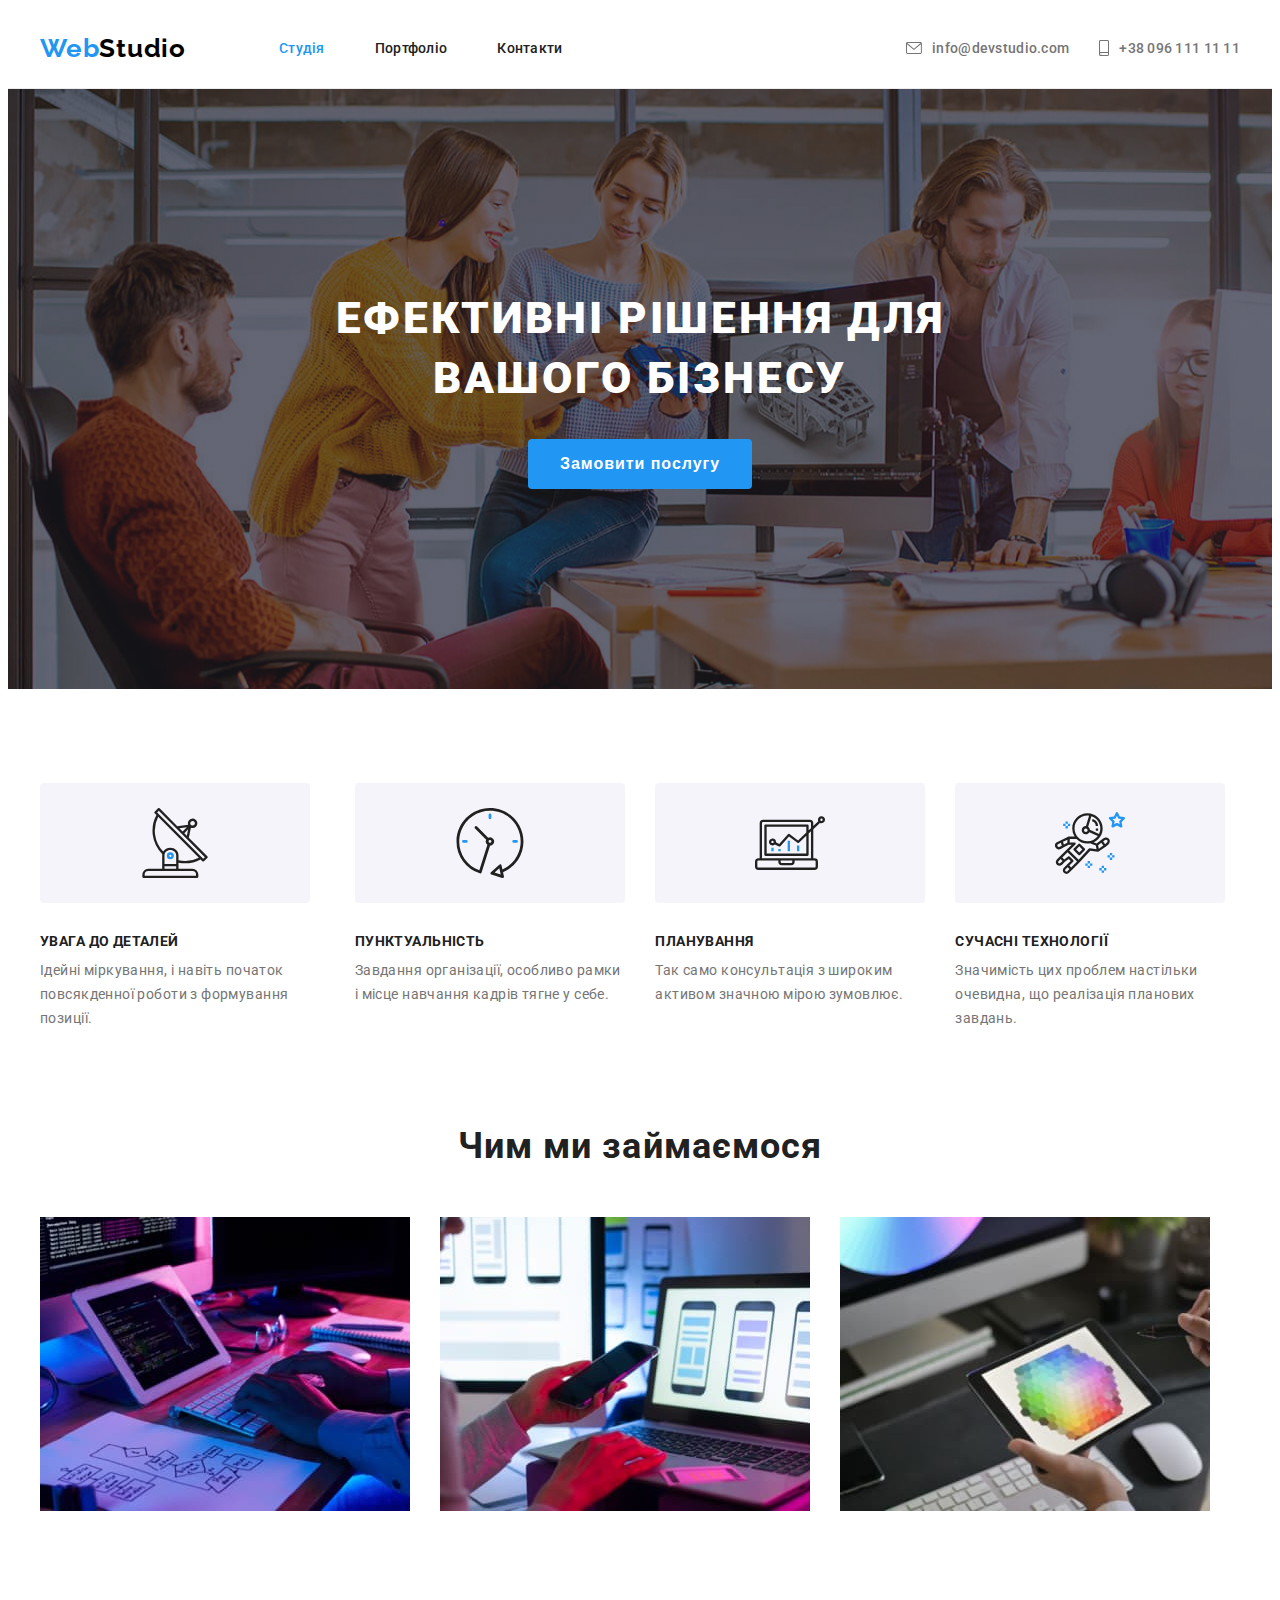
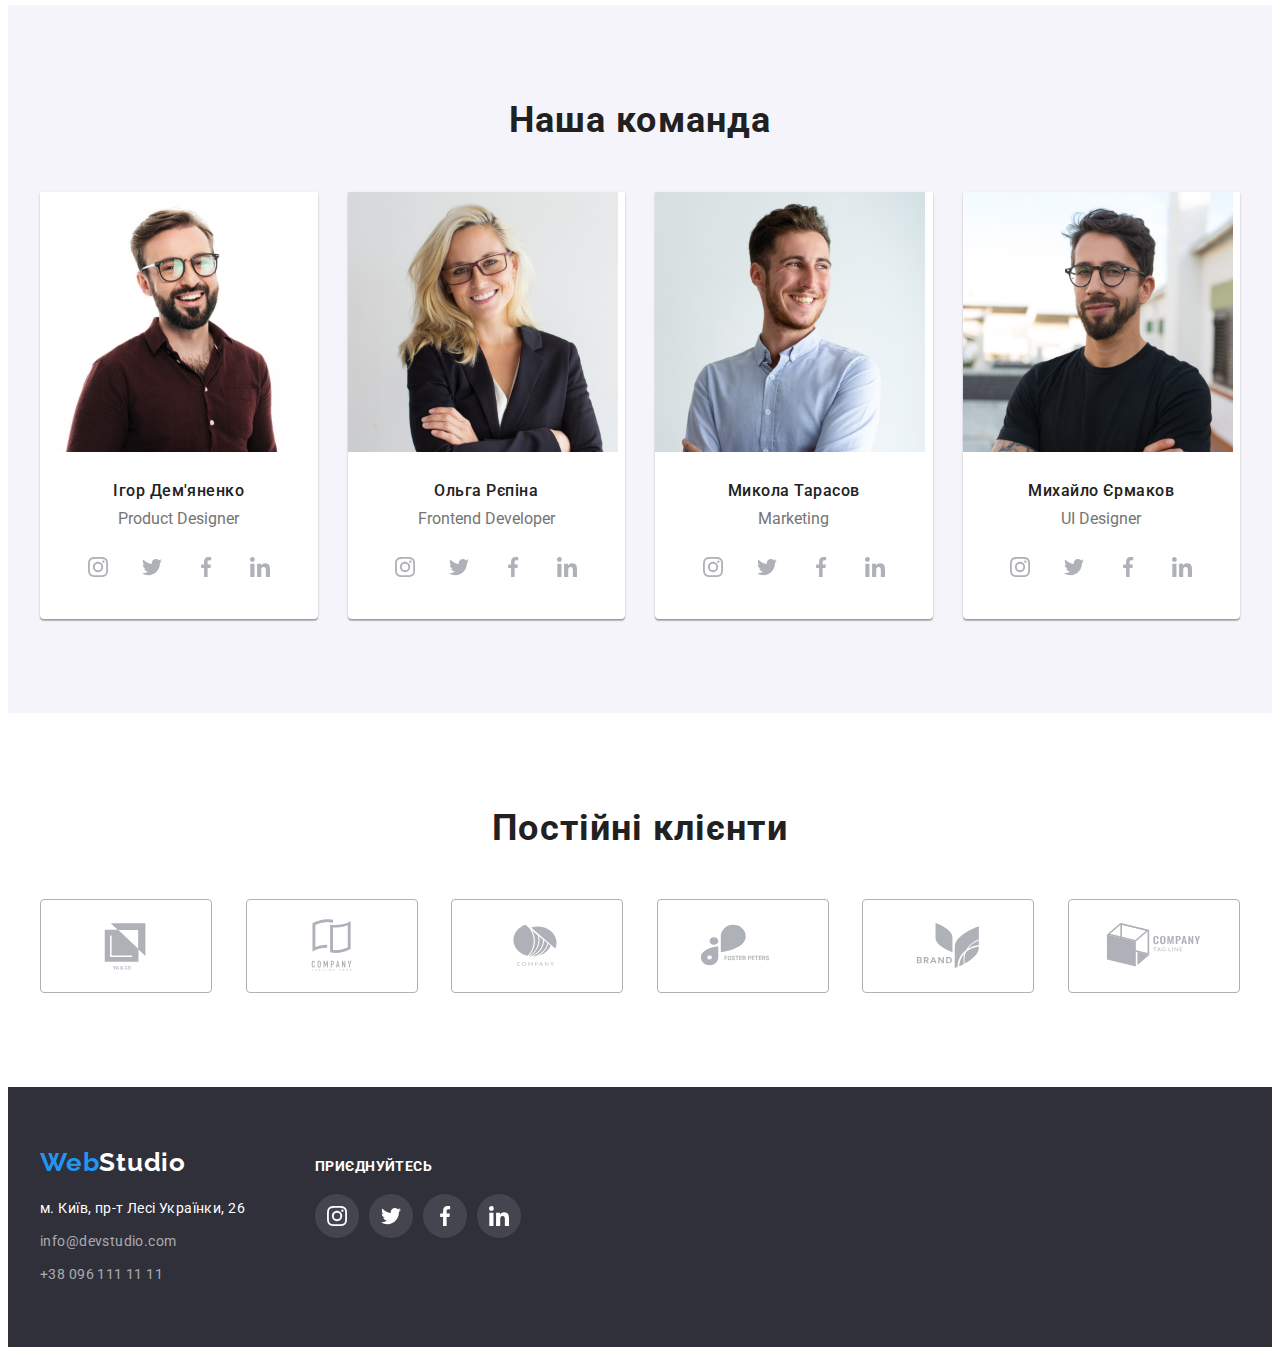
<file: index.html>
<!DOCTYPE html>
<html lang="uk">
  <head>
    <meta charset="UTF-8" />
    <meta http-equiv="X-UA-Compatible" content="IE=edge" />
    <meta name="viewport" content="width=device-width, initial-scale=1.0" />
    <link rel="preconnect" href="https://fonts.googleapis.com" />
    <link rel="preconnect" href="https://fonts.gstatic.com" crossorigin />
    <link
      href="https://fonts.googleapis.com/css2?family=Raleway:wght@700&family=Roboto:wght@400;500;700;900&display=swap"
      rel="stylesheet"
    />
    <link
      rel="stylesheet"
      href="https://cdnjs.cloudflare.com/ajax/libs/modern-normalize/1.1.0/modern-normalize.min.css"
      integrity="sha512-wpPYUAdjBVSE4KJnH1VR1HeZfpl1ub8YT/NKx4PuQ5NmX2tKuGu6U/JRp5y+Y8XG2tV+wKQpNHVUX03MfMFn9Q=="
      crossorigin="anonymous"
      referrerpolicy="no-referrer"
    />
    <link rel="stylesheet" href="./css/styles.css" />
    <title>WebStudio</title>
  </head>

  <body>
    <header>
      <div class="container header-section">
        <nav class="site-nav">
          <a class="company-logo" href="./index.html">
            Web<span class="header-logo">Studio</span>
          </a>
          <ul class="nav-list list">
            <li class="item">
              <a class="nav-link current" href="./index.html">Студія</a>
            </li>
            <li class="item">
              <a class="nav-link" href="./portfolio.html">Портфоліо</a>
            </li>
            <li class="item"><a class="nav-link" href="#">Контакти</a></li>
          </ul>
        </nav>
        <ul class="contacts-list list">
          <li class="contact-item">
            <a class="contact-link" href="mailto:info@devstudio.com">
              <svg class="contact-icon" width="16" height="12">
                <use href="./images/icons.svg#icon-envelope"></use>
              </svg>
              info@devstudio.com
            </a>
          </li>
          <li class="contact-item">
            <a class="contact-link" href="tel:+380961111111">
              <svg class="contact-icon" width="10" height="16">
                <use href="./images/icons.svg#icon-smartphone"></use>
              </svg>
              +38 096 111 11 11
            </a>
          </li>
        </ul>
      </div>
    </header>
    <main>
      <section class="hero-section section">
        <div class="container">
          <h1 class="hero-slogan">Ефективні рішення для вашого бізнесу</h1>
          <button class="hero-btn" type="button">Замовити послугу</button>
        </div>
      </section>
      <section class="advantages-section section">
        <div class="container">
          <h2 class="visually-hidden">Наші особливості</h2>
          <ul class="advantages-list list">
            <li class="advantage-item">
              <div class="img-thumb">
                <svg width="70" height="70">
                  <use href="./images/icons.svg#icon-antenna"></use>
                </svg>
              </div>
              <h3 class="section-subtitle">Увага до деталей</h3>
              <p class="advantage-desc">
                Ідейні міркування, і навіть початок повсякденної роботи з
                формування позиції.
              </p>
            </li>
            <li class="advantage-item">
              <div class="img-thumb">
                <svg width="70" height="70">
                  <use href="./images/icons.svg#icon-clock"></use>
                </svg>
              </div>
              <h3 class="section-subtitle">Пунктуальність</h3>
              <p class="advantage-desc">
                Завдання організації, особливо рамки і місце навчання кадрів
                тягне у себе.
              </p>
            </li>
            <li class="advantage-item">
              <div class="img-thumb">
                <svg width="70" height="70">
                  <use href="./images/icons.svg#icon-diagram"></use>
                </svg>
              </div>
              <h3 class="section-subtitle">Планування</h3>
              <p class="advantage-desc">
                Так само консультація з широким активом значною мірою зумовлює.
              </p>
            </li>
            <li class="advantage-item">
              <div class="img-thumb">
                <svg width="70" height="70">
                  <use href="./images/icons.svg#icon-astronaut"></use>
                </svg>
              </div>
              <h3 class="section-subtitle">Сучасні технології</h3>
              <p class="advantage-desc">
                Значимість цих проблем настільки очевидна, що реалізація
                планових завдань.
              </p>
            </li>
          </ul>
        </div>
      </section>
      <section class="service-section section">
        <div class="container">
          <h2 class="section-title">Чим ми займаємося</h2>
          <ul class="services-list list">
            <li class="service-item">
              <img
                class="service-img"
                src="images/services/plan.jpg"
                alt="Створення початкової ідеї"
                width="370"
              />
            </li>
            <li class="service-item">
              <img
                class="service-img"
                src="images/services/design.jpg"
                alt="Створення декількох макетів"
                width="370"
              />
            </li>
            <li class="service-item">
              <img
                class="service-img"
                src="images/services/colorpicker.jpg"
                alt="Підбір кольорів"
                width="370"
              />
            </li>
          </ul>
        </div>
      </section>
      <section class="team-section section">
        <div class="container">
          <h2 class="section-title">Наша команда</h2>

          <ul class="team-list list">
            <li class="employee-card">
              <img
                class="employee-photo"
                src="images/team/productDesigner.jpg"
                alt="Ігор Дем'яненко: Product Designer"
                width="270"
              />
              <div class="card-content">
                <h3 class="team-title">Ігор Дем'яненко</h3>
                <p class="team-desc" lang="en">Product Designer</p>
                <ul class="media-list list">
                  <li>
                    <a
                      class="social-network"
                      href="#"
                      lang="en"
                      aria-label="Instagram"
                    >
                      <svg class="network-icon" width="20" height="20">
                        <use href="./images/icons.svg#icon-instagram"></use>
                      </svg>
                    </a>
                  </li>
                  <li>
                    <a
                      class="social-network"
                      href="#"
                      lang="en"
                      aria-label="Twitter"
                    >
                      <svg class="network-icon" width="20" height="20">
                        <use href="./images/icons.svg#icon-twitter"></use>
                      </svg>
                    </a>
                  </li>
                  <li>
                    <a
                      class="social-network"
                      href="#"
                      lang="en"
                      aria-label="Facebook"
                    >
                      <svg class="network-icon" width="20" height="20">
                        <use href="./images/icons.svg#icon-facebook"></use>
                      </svg>
                    </a>
                  </li>
                  <li>
                    <a
                      class="social-network"
                      href="#"
                      lang="en"
                      aria-label="Linkedin"
                    >
                      <svg class="network-icon" width="20" height="20">
                        <use href="./images/icons.svg#icon-linkedin"></use>
                      </svg>
                    </a>
                  </li>
                </ul>
              </div>
            </li>
            <li class="employee-card">
              <img
                class="employee-photo"
                src="images/team/fDev.jpg"
                alt="Ольга Рєпіна: Frontend Developer"
                width="270"
              />
              <div class="card-content">
                <h3 class="team-title">Ольга Рєпіна</h3>
                <p class="team-desc" lang="en">Frontend Developer</p>
                <ul class="media-list list">
                  <li>
                    <a
                      class="social-network"
                      href="#"
                      lang="en"
                      aria-label="Instagram"
                    >
                      <svg class="network-icon" width="20" height="20">
                        <use href="./images/icons.svg#icon-instagram"></use>
                      </svg>
                    </a>
                  </li>
                  <li>
                    <a
                      class="social-network"
                      href="#"
                      lang="en"
                      aria-label="Twitter"
                    >
                      <svg class="network-icon" width="20" height="20">
                        <use href="./images/icons.svg#icon-twitter"></use>
                      </svg>
                    </a>
                  </li>
                  <li>
                    <a
                      class="social-network"
                      href="#"
                      lang="en"
                      aria-label="Facebook"
                    >
                      <svg class="network-icon" width="20" height="20">
                        <use href="./images/icons.svg#icon-facebook"></use>
                      </svg>
                    </a>
                  </li>
                  <li>
                    <a
                      class="social-network"
                      href="#"
                      lang="en"
                      aria-label="Linkedin"
                    >
                      <svg class="network-icon" width="20" height="20">
                        <use href="./images/icons.svg#icon-linkedin"></use>
                      </svg>
                    </a>
                  </li>
                </ul>
              </div>
            </li>
            <li class="employee-card">
              <img
                class="employee-photo"
                src="images/team/marketing.jpg"
                alt="Микола Тарасов: Marketing"
                width="270"
              />
              <div class="card-content">
                <h3 class="team-title">Микола Тарасов</h3>
                <p class="team-desc" lang="en">Marketing</p>
                <ul class="media-list list">
                  <li>
                    <a
                      class="social-network"
                      href="#"
                      lang="en"
                      aria-label="Instagram"
                    >
                      <svg class="network-icon" width="20" height="20">
                        <use href="./images/icons.svg#icon-instagram"></use>
                      </svg>
                    </a>
                  </li>
                  <li>
                    <a
                      class="social-network"
                      href="#"
                      lang="en"
                      aria-label="Twitter"
                    >
                      <svg class="network-icon" width="20" height="20">
                        <use href="./images/icons.svg#icon-twitter"></use>
                      </svg>
                    </a>
                  </li>
                  <li>
                    <a
                      class="social-network"
                      href="#"
                      lang="en"
                      aria-label="Facebook"
                    >
                      <svg class="network-icon" width="20" height="20">
                        <use href="./images/icons.svg#icon-facebook"></use>
                      </svg>
                    </a>
                  </li>
                  <li>
                    <a
                      class="social-network"
                      href="#"
                      lang="en"
                      aria-label="Linkedin"
                    >
                      <svg class="network-icon" width="20" height="20">
                        <use href="./images/icons.svg#icon-linkedin"></use>
                      </svg>
                    </a>
                  </li>
                </ul>
              </div>
            </li>
            <li class="employee-card">
              <img
                class="employee-photo"
                src="images/team/uiDesigner.jpg"
                alt="Михайло Єрмаков: UI Designer"
                width="270"
              />
              <div class="card-content">
                <h3 class="team-title">Михайло Єрмаков</h3>
                <p class="team-desc" lang="en">UI Designer</p>
                <ul class="media-list list">
                  <li>
                    <a
                      class="social-network"
                      href="#"
                      lang="en"
                      aria-label="Instagram"
                    >
                      <svg class="network-icon" width="20" height="20">
                        <use href="./images/icons.svg#icon-instagram"></use>
                      </svg>
                    </a>
                  </li>
                  <li>
                    <a
                      class="social-network"
                      href="#"
                      lang="en"
                      aria-label="Twitter"
                    >
                      <svg class="network-icon" width="20" height="20">
                        <use href="./images/icons.svg#icon-twitter"></use>
                      </svg>
                    </a>
                  </li>
                  <li>
                    <a
                      class="social-network"
                      href="#"
                      lang="en"
                      aria-label="Facebook"
                    >
                      <svg class="network-icon" width="20" height="20">
                        <use href="./images/icons.svg#icon-facebook"></use>
                      </svg>
                    </a>
                  </li>
                  <li>
                    <a
                      class="social-network"
                      href="#"
                      lang="en"
                      aria-label="Linkedin"
                    >
                      <svg class="network-icon" width="20" height="20">
                        <use href="./images/icons.svg#icon-linkedin"></use>
                      </svg>
                    </a>
                  </li>
                </ul>
              </div>
            </li>
          </ul>
        </div>
      </section>
      <section class="clients-section section">
        <div class="container">
          <h2 class="section-title">Постійні клієнти</h2>
          <ul class="clients-list list">
            <li class="client-item">
              <a
                class="client-link"
                href="#"
                lang="en"
                aria-label="Client company"
              >
                <svg class="client-logo" width="106" height="60">
                  <use href="./images/icons.svg#icon-client1"></use>
                </svg>
              </a>
            </li>
            <li class="client-item">
              <a
                class="client-link"
                href="#"
                lang="en"
                aria-label="Client company"
              >
                <svg class="client-logo" width="106" height="60">
                  <use href="./images/icons.svg#icon-client2"></use>
                </svg>
              </a>
            </li>
            <li class="client-item">
              <a
                class="client-link"
                href="#"
                lang="en"
                aria-label="Client company"
              >
                <svg class="client-logo" width="106" height="60">
                  <use href="./images/icons.svg#icon-client3"></use>
                </svg>
              </a>
            </li>
            <li class="client-item">
              <a
                class="client-link"
                href="#"
                lang="en"
                aria-label="Client company"
              >
                <svg class="client-logo" width="106" height="60">
                  <use href="./images/icons.svg#icon-client4"></use>
                </svg>
              </a>
            </li>
            <li class="client-item">
              <a
                class="client-link"
                href="#"
                lang="en"
                aria-label="Client company"
              >
                <svg class="client-logo" width="106" height="60">
                  <use href="./images/icons.svg#icon-client5"></use>
                </svg>
              </a>
            </li>
            <li class="client-item">
              <a
                class="client-link"
                href="#"
                lang="en"
                aria-label="Client company"
              >
                <svg class="client-logo" width="106" height="60">
                  <use href="./images/icons.svg#icon-client6"></use>
                </svg>
              </a>
            </li>
          </ul>
        </div>
      </section>
    </main>
    <footer class="footer">
      <div class="container">
        <div class="footer-content">
          <div class="contacts-block">
            <a class="company-logo" href="./index.html">
              Web<span class="footer-logo">Studio</span>
            </a>
            <address>
              <ul class="company-contacts-list list">
                <li class="contact">
                  <a
                    class="link address-design"
                    href="https://goo.gl/maps/CPtrU1FHBa2aNyZL9"
                    target="_blank"
                    rel="noopener noreferrer nofollow"
                    >м. Київ, пр-т Лесі Українки, 26
                  </a>
                </li>
                <li class="contact">
                  <a class="link link-hover" href="mailto:info@devstudio.com">
                    info@devstudio.com
                  </a>
                </li>
                <li class="contact">
                  <a class="link link-hover" href="tel:+380961111111">
                    +38 096 111 11 11
                  </a>
                </li>
              </ul>
            </address>
          </div>
          <div class="media-block">
            <p class="slogan">Приєднуйтесь</p>
            <ul class="media-list list">
              <li>
                <a
                  class="social-network icon-bg"
                  href="#"
                  lang="en"
                  aria-label="Instagram"
                >
                  <svg class="network-icon footer-icon" width="20" height="20">
                    <use href="./images/icons.svg#icon-instagram"></use>
                  </svg>
                </a>
              </li>
              <li>
                <a
                  class="social-network icon-bg"
                  href="#"
                  lang="en"
                  aria-label="Twitter"
                >
                  <svg class="network-icon footer-icon" width="20" height="20">
                    <use href="./images/icons.svg#icon-twitter"></use>
                  </svg>
                </a>
              </li>
              <li>
                <a
                  class="social-network icon-bg"
                  href="#"
                  lang="en"
                  aria-label="Facebook"
                >
                  <svg class="network-icon footer-icon" width="20" height="20">
                    <use href="./images/icons.svg#icon-facebook"></use>
                  </svg>
                </a>
              </li>
              <li>
                <a
                  class="social-network icon-bg"
                  href="#"
                  lang="en"
                  aria-label="Linkedin"
                >
                  <svg class="network-icon footer-icon" width="20" height="20">
                    <use href="./images/icons.svg#icon-linkedin"></use>
                  </svg>
                </a>
              </li>
            </ul>
          </div>
        </div>
      </div>
    </footer>
  </body>
</html>
</file>
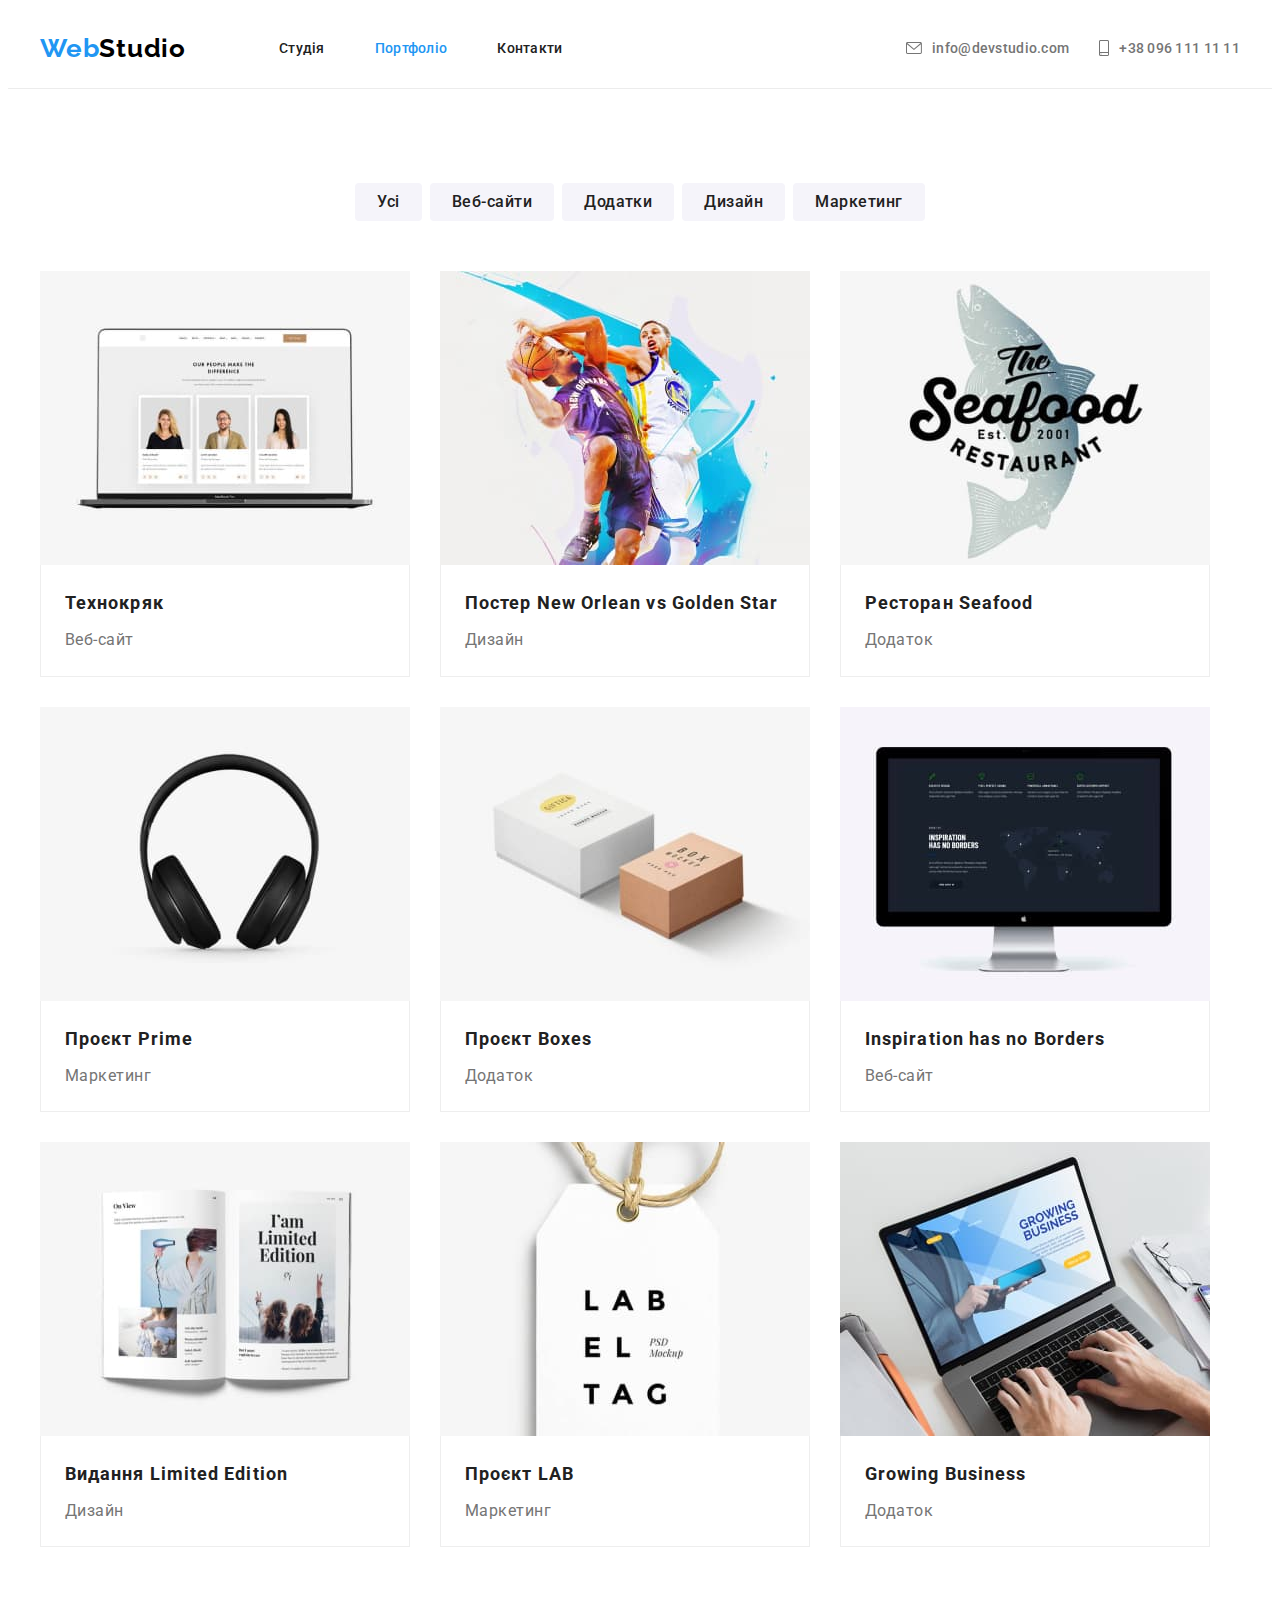
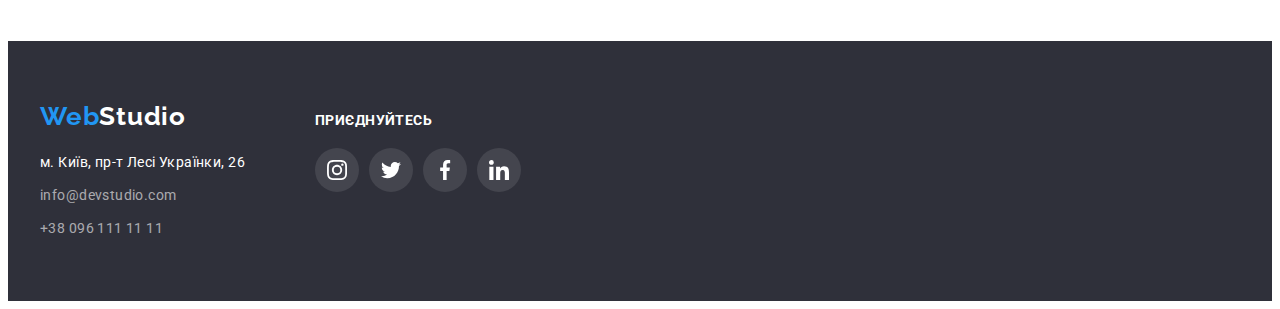
<file: portfolio.html>
<!DOCTYPE html>
<html lang="uk">
  <head>
    <meta charset="UTF-8" />
    <meta http-equiv="X-UA-Compatible" content="IE=edge" />
    <meta name="viewport" content="width=device-width, initial-scale=1.0" />

    <link rel="preconnect" href="https://fonts.googleapis.com" />
    <link rel="preconnect" href="https://fonts.gstatic.com" crossorigin />
    <link
      href="https://fonts.googleapis.com/css2?family=Raleway:wght@700&family=Roboto:wght@400;500;700;900&display=swap"
      rel="stylesheet"
    />
    <link
      rel="stylesheet"
      href="https://cdnjs.cloudflare.com/ajax/libs/modern-normalize/1.1.0/modern-normalize.min.css"
      integrity="sha512-wpPYUAdjBVSE4KJnH1VR1HeZfpl1ub8YT/NKx4PuQ5NmX2tKuGu6U/JRp5y+Y8XG2tV+wKQpNHVUX03MfMFn9Q=="
      crossorigin="anonymous"
      referrerpolicy="no-referrer"
    />
    <link rel="stylesheet" href="css/styles.css" />

    <title>Portfolio</title>
  </head>
  <body class="page">
    <header>
      <div class="container header-section">
        <nav class="site-nav">
          <a class="company-logo" href="./index.html">
            Web<span class="header-logo">Studio</span>
          </a>
          <ul class="nav-list list">
            <li class="item">
              <a class="nav-link" href="./index.html">Студія</a>
            </li>
            <li class="item">
              <a class="nav-link current" href="./portfolio.html">Портфоліо</a>
            </li>
            <li class="item"><a class="nav-link" href="#">Контакти</a></li>
          </ul>
        </nav>
        <ul class="contacts-list list">
          <li class="contact-item">
            <a class="contact-link" href="mailto:info@devstudio.com">
              <svg class="contact-icon" width="16" height="12">
                <use href="./images/icons.svg#icon-envelope"></use>
              </svg>
              info@devstudio.com
            </a>
          </li>
          <li class="contact-item">
            <a class="contact-link" href="tel:+380961111111">
              <svg class="contact-icon" width="10" height="16">
                <use href="./images/icons.svg#icon-smartphone"></use>
              </svg>
              +38 096 111 11 11
            </a>
          </li>
        </ul>
      </div>
    </header>
    <main>
      <section class="portfolio-section section">
        <div class="container">
          <h1 class="title visually-hidden">Портфоліо</h1>
          <ul class="filter-list list">
            <li class="filter-item">
              <button class="filter-btn button-shadow" type="button">
                Усі
              </button>
            </li>
            <li class="filter-item">
              <button class="filter-btn button-shadow" type="button">
                Веб-сайти
              </button>
            </li>
            <li class="filter-item">
              <button class="filter-btn button-shadow" type="button">
                Додатки
              </button>
            </li>
            <li class="filter-item">
              <button class="filter-btn button-shadow" type="button">
                Дизайн
              </button>
            </li>
            <li class="filter-item">
              <button class="filter-btn button-shadow" type="button">
                Маркетинг
              </button>
            </li>
          </ul>
          <ul class="projects-list list">
            <li class="project-item">
              <img
                class="project-image"
                src="images/projects/website.jpg"
                alt="Представлення команди вебсайту Технокряк"
                width="370"
                height="294"
              />
              <div class="card-border">
                <h2 class="ptoject-title">Технокряк</h2>
                <p class="project-text">Веб-сайт</p>
              </div>
            </li>
            <li class="project-item">
              <img
                class="project-image"
                src="images/projects/goldenStar.jpg"
                alt="Баскетболісти"
                width="370"
                height="294"
              />
              <div class="card-border">
                <h2 class="ptoject-title">Постер New Orlean vs Golden Star</h2>
                <p class="project-text">Дизайн</p>
              </div>
            </li>
            <li class="project-item">
              <img
                class="project-image"
                src="images/projects/seafood.jpg"
                alt="Логотип ресторану seafood"
                width="370"
                height="294"
              />
              <div class="card-border">
                <h2 class="ptoject-title">Ресторан Seafood</h2>
                <p class="project-text">Додаток</p>
              </div>
            </li>
            <li class="project-item">
              <img
                class="project-image"
                src="images/projects/prime.jpg"
                alt="Наушники"
                width="370"
                height="294"
              />
              <div class="card-border">
                <h2 class="ptoject-title">Проєкт Prime</h2>
                <p class="project-text">Маркетинг</p>
              </div>
            </li>
            <li class="project-item">
              <img
                class="project-image"
                src="images/projects/boxes.jpg"
                alt="Коробки"
                width="370"
                height="294"
              />
              <div class="card-border">
                <h2 class="ptoject-title">Проєкт Boxes</h2>
                <p class="project-text">Додаток</p>
              </div>
            </li>
            <li class="project-item">
              <img
                class="project-image"
                src="images/projects/inspirationWebsite.jpg"
                alt="Можливості проекту Inspiration has no Borders"
                width="370"
                height="294"
              />
              <div class="card-border">
                <h2 class="ptoject-title">Inspiration has no Borders</h2>
                <p class="project-text">Веб-сайт</p>
              </div>
            </li>
            <li class="project-item">
              <img
                class="project-image"
                src="images/projects/limitedEdition.jpg"
                alt="Книжка Limited Edition"
                width="370"
                height="294"
              />
              <div class="card-border">
                <h2 class="ptoject-title">Видання Limited Edition</h2>
                <p class="project-text">Дизайн</p>
              </div>
            </li>
            <li class="project-item">
              <img
                class="project-image"
                src="images/projects/lab.jpg"
                alt="Логотип проекту Lab"
                width="370"
                height="294"
              />
              <div class="card-border">
                <h2 class="ptoject-title">Проєкт LAB</h2>
                <p class="project-text">Маркетинг</p>
              </div>
            </li>
            <li class="project-item">
              <img
                class="project-image"
                src="images/projects/business.jpg"
                alt="Використання додатку Growing Business за допомогою ноутбука"
                width="370"
                height="294"
              />
              <div class="card-border">
                <h2 class="ptoject-title">Growing Business</h2>
                <p class="project-text">Додаток</p>
              </div>
            </li>
          </ul>
        </div>
      </section>
    </main>
    <footer class="footer">
      <div class="container">
        <div class="footer-content">
          <div class="contacts-block">
            <a class="company-logo" href="./index.html">
              Web<span class="footer-logo">Studio</span>
            </a>
            <address>
              <ul class="company-contacts-list list">
                <li class="contact">
                  <a
                    class="link address-design"
                    href="https://goo.gl/maps/CPtrU1FHBa2aNyZL9"
                    target="_blank"
                    rel="noopener noreferrer nofollow"
                    >м. Київ, пр-т Лесі Українки, 26
                  </a>
                </li>
                <li class="contact">
                  <a class="link link-hover" href="mailto:info@devstudio.com">
                    info@devstudio.com
                  </a>
                </li>
                <li class="contact">
                  <a class="link link-hover" href="tel:+380961111111">
                    +38 096 111 11 11
                  </a>
                </li>
              </ul>
            </address>
          </div>
          <div class="media-block">
            <p class="slogan">Приєднуйтесь</p>
            <ul class="media-list list">
              <li>
                <a
                  class="social-network icon-bg"
                  href="#"
                  lang="en"
                  aria-label="Instagram"
                >
                  <svg class="network-icon footer-icon" width="20" height="20">
                    <use href="./images/icons.svg#icon-instagram"></use>
                  </svg>
                </a>
              </li>
              <li>
                <a
                  class="social-network icon-bg"
                  href="#"
                  lang="en"
                  aria-label="Twitter"
                >
                  <svg class="network-icon footer-icon" width="20" height="20">
                    <use href="./images/icons.svg#icon-twitter"></use>
                  </svg>
                </a>
              </li>
              <li>
                <a
                  class="social-network icon-bg"
                  href="#"
                  lang="en"
                  aria-label="Facebook"
                >
                  <svg class="network-icon footer-icon" width="20" height="20">
                    <use href="./images/icons.svg#icon-facebook"></use>
                  </svg>
                </a>
              </li>
              <li>
                <a
                  class="social-network icon-bg"
                  href="#"
                  lang="en"
                  aria-label="Linkedin"
                >
                  <svg class="network-icon footer-icon" width="20" height="20">
                    <use href="./images/icons.svg#icon-linkedin"></use>
                  </svg>
                </a>
              </li>
            </ul>
          </div>
        </div>
      </div>
    </footer>
  </body>
</html>
</file>
<file: css/styles.css>
:root {
  /*^ colors */
  /* company logo design */
  --logo-main-color: #2196f3;
  --logo-header-color: #000000;
  --logo-footer-color: #ffffff;

  /* text colors */
  --main-page-color: #212121;
  --secondary-page-color: #757575;
  --extra-page-color: #ffffff;
  --accent-color: #2196f3;

  /* background color */
  --main-bcg-color: #ffffff;
  --secondary-bcg-color: #2f303a;
  --extra-bcg-color: #f5f4fa;

  /* hover effects */
  --hover-color: #2196f3;

  /* button color */
  --btn-bcg-main-color: #f5f4fa;
  --btn-bcg-color: #2196f3;
  --btn-text-color: #ffffff;

  /* icons style */
  --icon-fill: #afb1b8;

  /*^ fonts */
  --main-font-family: "Roboto", "Segoe UI", Tahoma, Geneva, Verdana, sans-serif;
  --secondary-font-family: "Raleway", sans-serif;
  --main-font-size: 16px;
  --secondary-font-size: 14px;
}

body {
  font-family: var(--main-font-family);
  font-size: var(--main-font-size);

  color: var(--main-page-color);
}

header {
  border-bottom: 1px solid #ececec;
}

.list {
  list-style-type: none;
  margin: 0;
  padding-left: 0;
}

.container {
  width: 1200px;
  margin: 0 auto;
  padding: 0 15px;
}

.section {
  padding-top: 94px;
  padding-bottom: 94px;
}

.visually-hidden {
  position: absolute;
  white-space: nowrap;
  width: 1px;
  height: 1px;
  overflow: hidden;
  border: 0;
  padding: 0;
  clip: rect(0 0 0 0);
  clip-path: inset(50%);
  margin: -1px;
}

/* HEADER */

.company-logo {
  font-family: var(--secondary-font-family);
  font-size: 26px;
  font-weight: 700;
  line-height: 1.17;
  letter-spacing: 0.03em;

  color: var(--logo-main-color);
  text-decoration: none;
}

.header-logo {
  color: var(--logo-header-color);
}

.footer-logo {
  color: var(--logo-footer-color);
}

.nav-link {
  display: block;
  padding-top: 32px;
  padding-bottom: 32px;

  font-size: 14px;
  font-weight: 500;
  line-height: 1.17;
  letter-spacing: 0.02em;
  color: inherit;

  text-decoration: none;
}

.nav-link.current {
  color: var(--accent-color);
}

.contact-item > .contact-link {
  display: flex;
  align-items: center;
  gap: 10px;

  font-size: var(--secondary-font-size);
  font-weight: 500;
  line-height: 1.17;
  letter-spacing: 0.02em;

  color: var(--secondary-page-color);
  text-decoration: none;
}

.nav-link:hover,
.nav-link:focus,
.contact-item > .contact-link:hover,
.contact-item > .contact-link:focus {
  color: var(--hover-color);
}

.contact-icon {
  fill: var(--secondary-page-color);
}

.contact-link:hover .contact-icon,
.contact-link:focus .contact-icon {
  fill: var(--hover-color);
}

/* POSITION OF HEADER ELEMENTS */

.site-nav > .nav-list {
  display: flex;
}

.nav-list > .item:not(:last-child) {
  margin-right: 50px;
}

.site-nav {
  display: flex;
  align-items: center;
  gap: 93px;
}

.contacts-list {
  display: flex;
  gap: 30px;
  align-items: center;

  margin-left: auto;
}

.header-section {
  display: flex;
}

/* MAIN SECTION */

.hero-section .hero-slogan {
  margin-top: 0;
  margin-bottom: 30px;
  width: 696px;

  font-size: 44px;
  font-weight: 900;
  line-height: 1.36;
  letter-spacing: 0.06em;
  text-align: center;

  color: var(--extra-page-color);
  text-transform: uppercase;
}

.hero-btn {
  min-width: 152px;
  padding: 10px 32px;

  font-size: inherit;
  font-weight: 700;
  line-height: 1.88;
  letter-spacing: 0.06em;
  text-align: center;

  color: var(--btn-text-color);
  background-color: var(--btn-bcg-color);
  cursor: pointer;
  border: none;
  border-radius: 4px;
}

/* POSITION OF SERVICE SECTION */

.hero-section .container {
  display: flex;
  flex-direction: column;
  justify-content: center;
  align-items: center;
}

.hero-section.section {
  padding-top: 200px;
  padding-bottom: 200px;
  margin: 0 auto;
  max-width: 1600px;

  background-image: linear-gradient(
      to right,
      rgba(47, 48, 58, 0.4),
      rgba(47, 48, 58, 0.4)
    ),
    url(../images/hero/hero-img.jpg);

  background-repeat: no-repeat;
}

/* COMPANY ADVANTAGES SECTION */

.advantages-section,
.service-section,
.portfolio-section {
  background-color: var(--main-bcg-color);
}

.advantages-section.section {
  padding-bottom: 0;
}

.advantage-item > .img-thumb {
  display: flex;
  align-items: center;
  justify-content: center;

  width: 270px;
  height: 120px;
  margin-bottom: 30px;

  background-color: var(--extra-bcg-color);
  border-radius: 4px;
}

.section-subtitle {
  margin: 0;
  font-size: 14px;
  line-height: 1.17;
  letter-spacing: 0.03em;

  text-transform: uppercase;
}

.advantage-item > .advantage-desc {
  margin: 10px 0 0;
  padding: 0;

  font-size: var(--secondary-font-size);
  line-height: 1.71;
  letter-spacing: 0.03em;

  color: var(--secondary-page-color);
}

/* POSITION OF ADVANTAGES SECTION ELEMENTS */

.advantages-list {
  display: flex;
  gap: 30px;
}

.advantages-list > .advantages-item {
  flex-basis: calc((100% - 90px) / 4);
}

/* SERVICE SECTION  */

.section-title {
  margin-top: 0;
  margin-bottom: 50px;

  font-size: 36px;
  line-height: 1.17;
  letter-spacing: 0.03em;
  text-align: center;
}

.service-item > .service-img {
  display: block;
}

.services-list {
  display: flex;
  column-gap: 30px;
}

/* TEAM SECTION */

.team-section {
  background-color: var(--extra-bcg-color);
}

.employee-photo {
  display: block;
}

.team-list .team-title {
  margin: 0 0 10px 0;

  font-size: var(--main-font-size);
  text-align: center;
  font-weight: 500;
  line-height: 1.17;
  letter-spacing: 0.03em;
}

.team-list .team-desc {
  margin: 0 0 16px;

  text-align: center;
  line-height: 1.17;
  color: var(--secondary-page-color);
}

.card-content {
  padding: 30px 0;
}

.media-list {
  display: flex;
  justify-content: center;
  gap: 10px;
}

.social-network {
  display: flex;
  justify-content: center;
  align-items: center;

  width: 44px;
  height: 44px;

  border-radius: 50%;
}

.network-icon {
  fill: var(--icon-fill);
}

.social-network:hover,
.social-network:focus {
  background-color: var(--hover-color);
}

.social-network:hover .network-icon,
.social-network:focus .network-icon {
  fill: #fff;
}

/* POSITION OF TEAM SECTION ELEMENTs  */

.team-list {
  display: flex;
  justify-content: space-between;
}

.team-list > .employee-card {
  flex-basis: calc((100% - 90px) / 4);

  background-color: var(--main-bcg-color);
  border-radius: 0px 0px 4px 4px;
  box-shadow: 0px 1px 3px rgba(0, 0, 0, 0.12), 0px 1px 1px rgba(0, 0, 0, 0.14),
    0px 2px 1px rgba(0, 0, 0, 0.2);
}

/* CLIENTS */

.client-logo {
  fill: var(--icon-fill);
}

.clients-list {
  display: flex;
  justify-content: space-between;
}

.client-link {
  display: flex;
  justify-content: center;
  align-items: center;

  width: 170px;
  height: 92px;

  border: solid 1px var(--icon-fill);
  border-radius: 4px;
}

.client-link:focus,
.client-link:focus .client-logo,
.client-link:hover,
.client-link:hover .client-logo {
  border-color: var(--hover-color);
  fill: var(--hover-color);
}

/* FOOTER  */

.footer {
  padding-top: 60px;
  padding-bottom: 60px;
}

.company-contacts-list .link {
  font-style: normal;
  font-size: var(--secondary-font-size);
  line-height: 1.71;
  letter-spacing: 0.03em;

  color: rgba(255, 255, 255, 0.6);
  text-decoration: none;
}

/* .company-contacts-list:first-child .link {
  color: var(--extra-page-color);
} */
.link.address-design {
  color: var(--extra-page-color);
}

.link.link-hover:hover,
.link.link-hover:focus {
  color: var(--hover-color);
}

.service,
.footer {
  background-color: var(--secondary-bcg-color);
}

.footer .company-logo {
  display: block;
  margin-bottom: 20px;
}

.company-contacts-list > .contact:not(:last-child) {
  margin-bottom: 9px;
}

.footer-content {
  display: flex;
  align-items: baseline;
  gap: 70px;
}

.media-block {
  display: flex;
  flex-direction: column;
}

.icon-bg {
  background-color: rgba(255, 255, 255, 0.1);
}

.media-block > .slogan {
  margin: 0 0 20px;

  font-size: var(--secondary-font-size);
  font-weight: 700;
  line-height: calc(16 / 14);
  letter-spacing: 0.03em;
  color: var(--extra-page-color);

  text-transform: uppercase;
}

.network-icon.footer-icon {
  fill: #fff;
}

/* PORTFOLIO PAGE */

.filter-item > .filter-btn {
  padding-top: 6px;
  padding-bottom: 6px;
  padding-right: 22px;
  padding-left: 22px;

  font-size: inherit;
  font-family: inherit;
  font-weight: 500;
  line-height: 1.63;
  letter-spacing: 0.03em;

  color: inherit;
  background-color: var(--btn-bcg-main-color);
  border: none;
  border-radius: 4px;
  cursor: pointer;
}

.button-shadow:hover {
  box-shadow: 0px 3px 1px rgba(0, 0, 0, 0.1), 0px 1px 2px rgba(0, 0, 0, 0.08),
    0px 2px 2px rgba(0, 0, 0, 0.12);
}

.filter-item > .filter-btn:hover,
.filter-item > .filter-btn:focus {
  color: var(--btn-text-color);
  background-color: var(--hover-color);
}

.project-item .ptoject-title {
  margin-top: 0;
  margin-bottom: 4px;

  font-size: 18px;
  line-height: 2;
  letter-spacing: 0.06em;
}

.project-item .project-text {
  margin: 0;

  letter-spacing: 0.03em;
  line-height: 1.88;

  color: var(--secondary-page-color);
}

.card-border {
  padding: 20px 24px;
  border-left: 1px solid #eeeeee;
  border-right: 1px solid #eeeeee;
  border-bottom: 1px solid #eeeeee;
}

.project-image {
  display: block;
}

.project-item:hover {
  box-shadow: 0px 1px 1px rgba(0, 0, 0, 0.12), 0px 4px 4px rgba(0, 0, 0, 0.06),
    1px 4px 6px rgba(0, 0, 0, 0.16);
}

/* PORTFOLIO - ELEMENTS POSITION */

.filter-list {
  display: flex;
  justify-content: center;
  align-items: center;
  gap: 8px;

  margin-bottom: 50px;
}

.projects-list {
  display: flex;
  flex-wrap: wrap;
  column-gap: 30px;
  row-gap: 30px;
}

.projects-list > .project-item {
  flex-basis: calc((100% - 90px) / 3);
}
</file>
